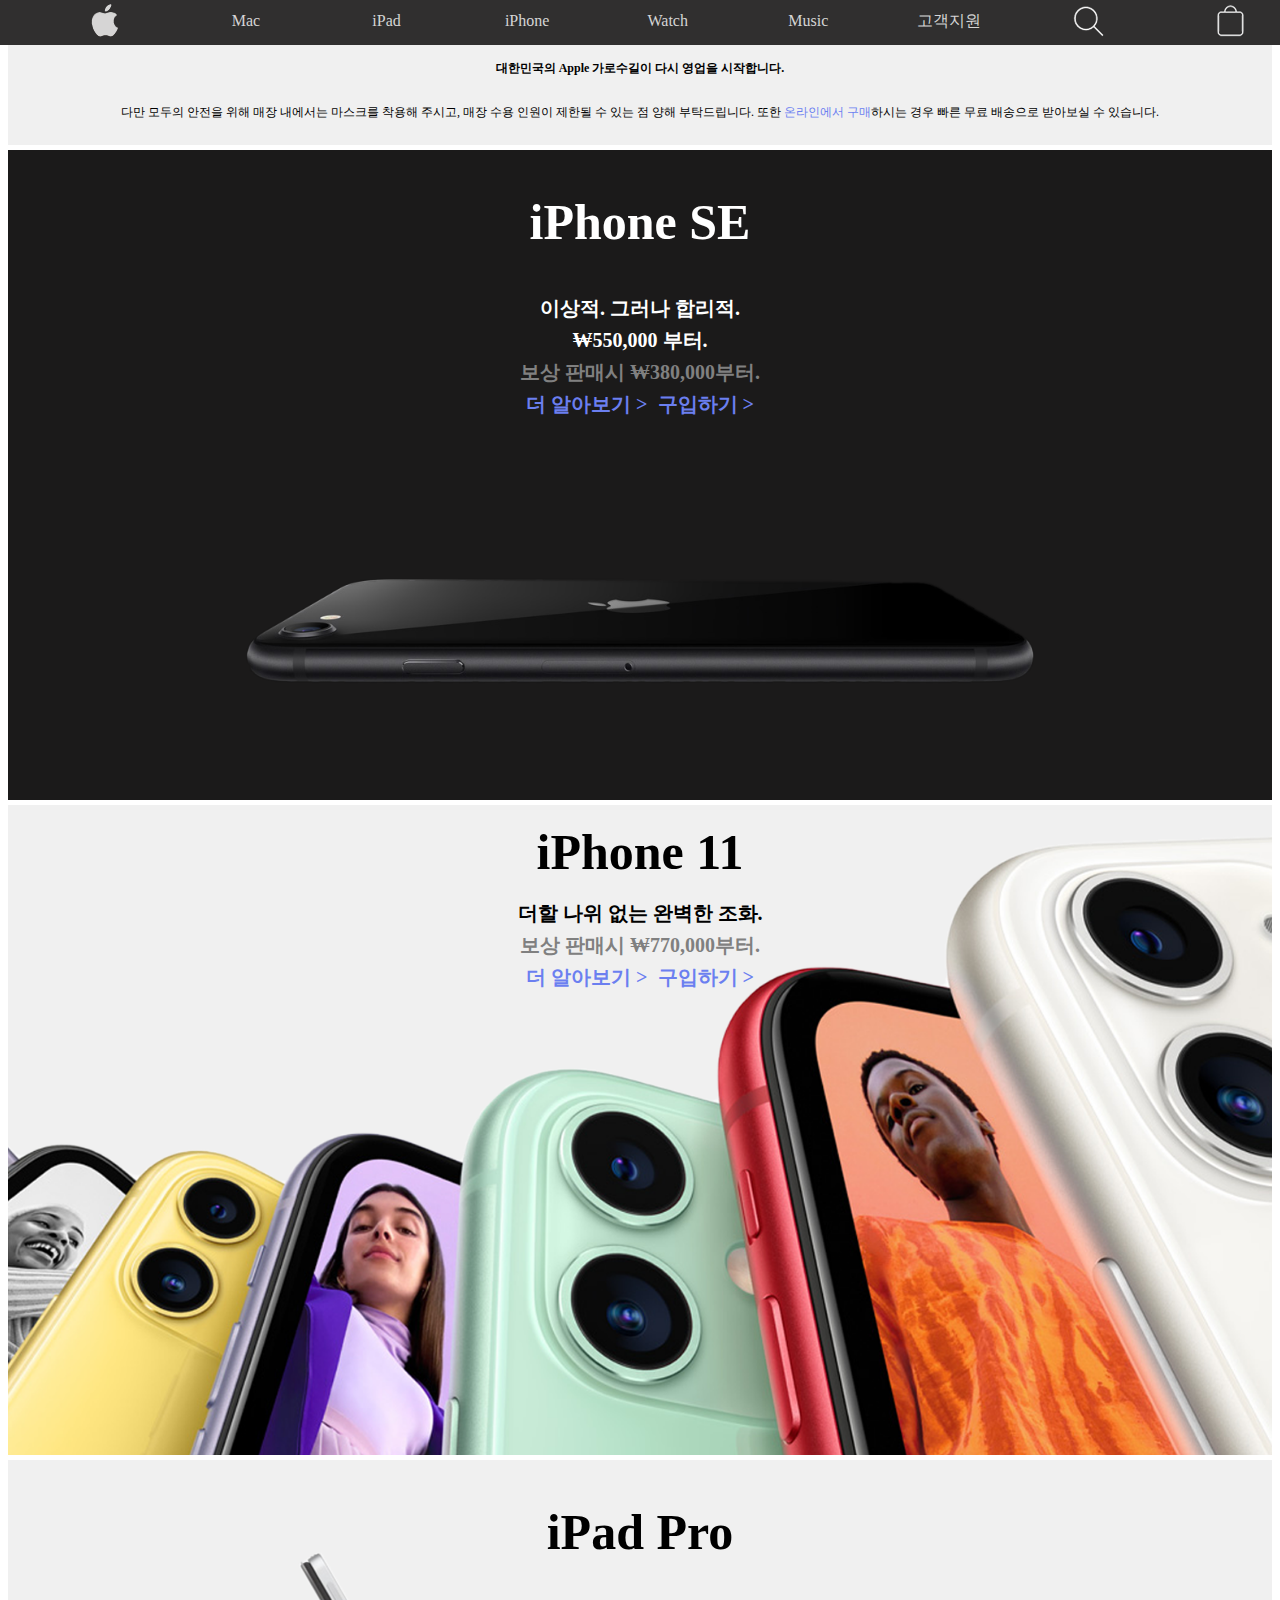
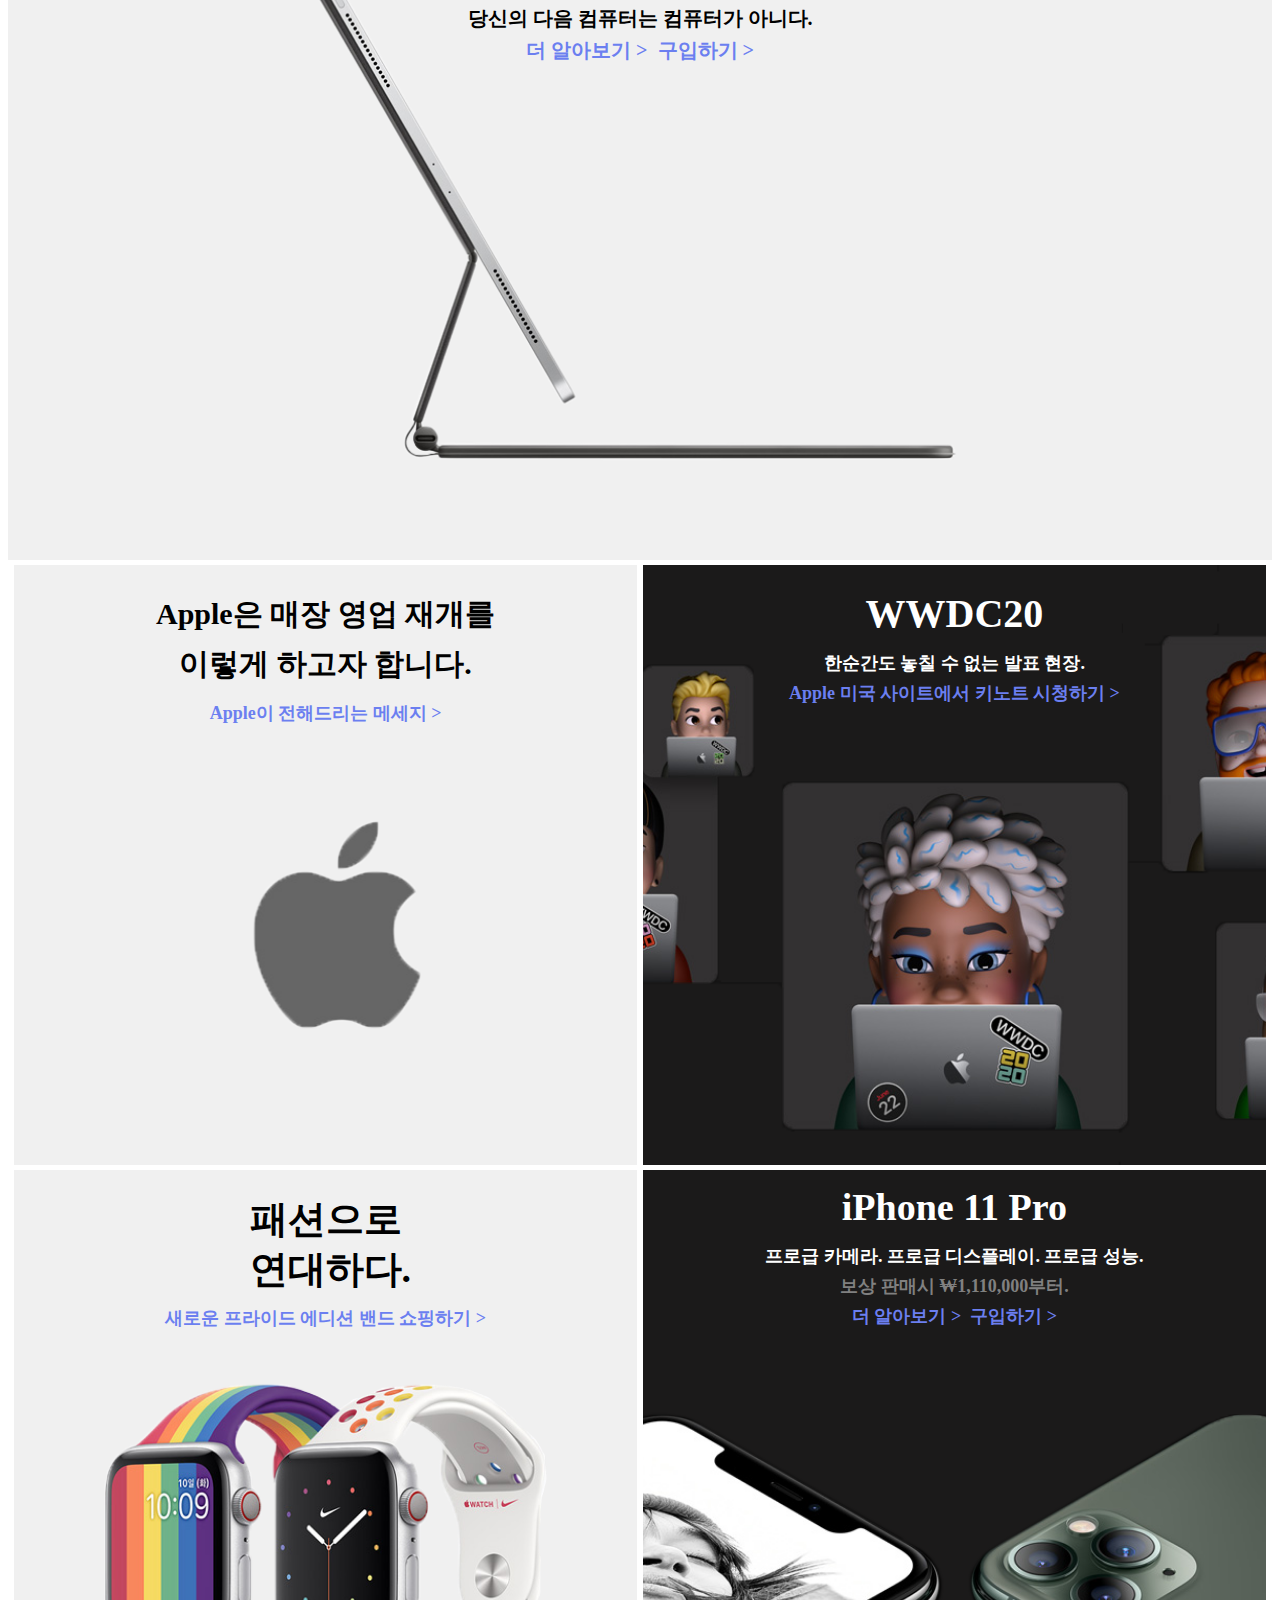
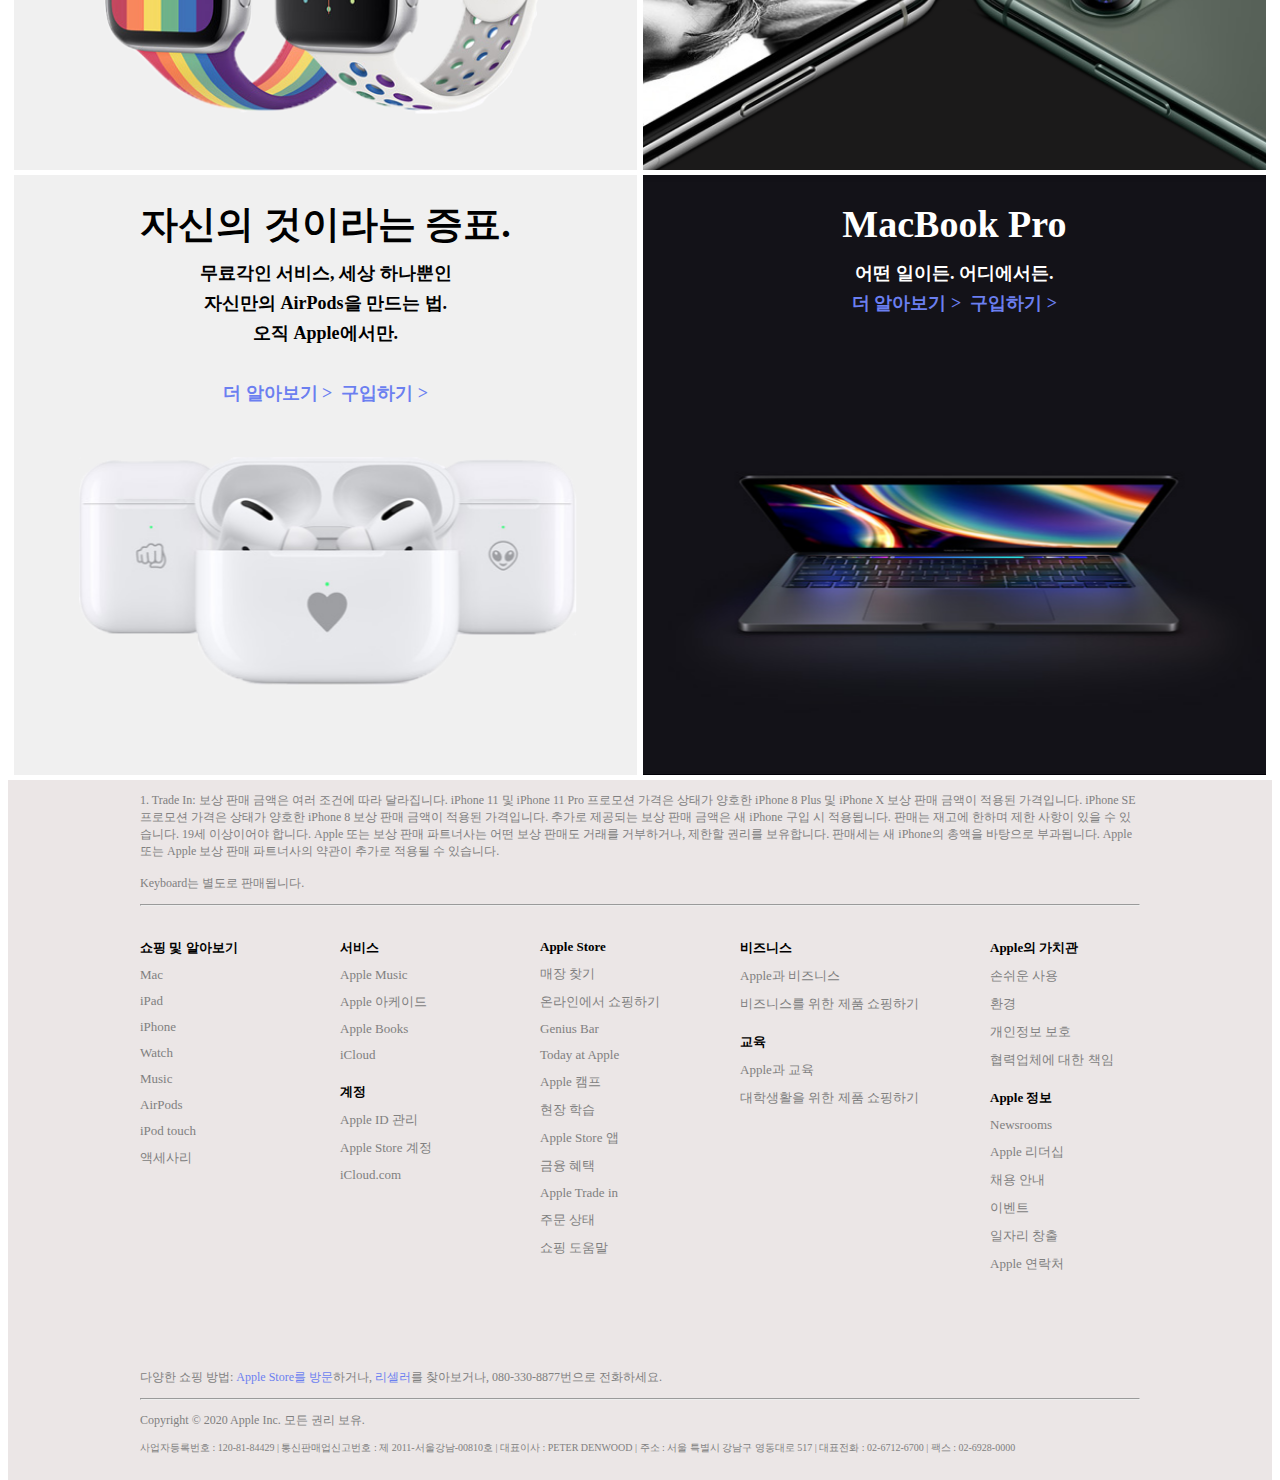
<file: p2/Apple-main/index.html>
<!DOCTYPE html>
<head>
    <title>Apple (Demo)</title>
</head>
<meta charset="UTF-8" />
<link rel="stylesheet" href="index.css">
<body>
    <nav id="main-menu">
        <ul id="main-menu-mobile">
            <li style="text-align: left; margin-left: -5%;">
                <details>
                    <summary>&nbsp;&nbsp;<img src="images/menu-icon1.png"></summary>
                    <div style="width: 1000px; height: 300px; background-color:#252424; margin-top: -22px;">
                    <div style="margin-left: 30px;">
                        <a href="#">Mac</a><br>
                        <a href="#">iPad</a><br>
                        <a href="#">iPhone</a><br>
                        <a href="#">Watch</a><br>
                        <a href="#">Music</a><br>
                        <a href="#">고객지원</a><br>
                    <div>
                    </div>
                </details>
            </li>
            <li><a href="#"><img src="images/menu-icon2.png"></a></li>
            <li style="text-align: right; margin-left: 3%;"><a href="#"><img src="images/menu-icon3.png"></a></li>
        </ul>
        <ul id="main-menu-desktop">
            <li><a href="#"><img src="images/menu-icon2.png"></a></li>
            <li><a href="#">Mac</a></li>
            <li><a href="#">iPad</a></li>
            <li><a href="#">iPhone</a></li>
            <li><a href="#">Watch</a></li>
            <li><a href="#">Music</a></li>
            <li><a href="#">고객지원</a></li>
            <li><a href="#"><img style="margin-top: 2px;" src="images/menu-icon4.png"></a></li>
            <li><a href="#"><img src="images/menu-icon3.png"></a></li>
        </ul>
    </nav>
    <section class="homepage-notice">
        <br><b>대한민국의 Apple 가로수길이 다시 영업을 시작합니다.</b><br>
        <br><p>다만 모두의 안전을 위해 매장 내에서는 마스크를 착용해 주시고, 매장 수용 인원이 제한될 수 있는 점 양해 부탁드립니다.
        또한 <a href="#">온라인에서 구매</a>하시는 경우 빠른 무료 배송으로 받아보실 수 있습니다.</p>
    </section>
    <section>
        <div class="iphone-se">
            <br><b>iPhone SE</b>
            <p>이상적. 그러나 합리적.</p>
            <p>&#8361;550,000 부터.</p>
            <p style="color: gray;">보상 판매시 &#8361;380,000부터.</p>
            <p><a href="#">더 알아보기 ></a>&nbsp;&nbsp;<a href="#">구입하기 ></a></p>       
        </div>
        <div class="iphone-11">
            <br><b>iPhone 11</b>
            <p>더할 나위 없는 완벽한 조화.</p>
            <p style="color: gray;">보상 판매시 &#8361;770,000부터.</p>
            <p><a href="#">더 알아보기 ></a>&nbsp;&nbsp;<a href="#" style="z-index: 1;">구입하기 ></a></p>
            <div style="width: 100%; text-align:center;  overflow: hidden; display: flex;">
       
            </div>
        </div>
        <div class="ipad-pro">
            <br><b>iPad Pro</b>
            <p>당신의 다음 컴퓨터는 컴퓨터가 아니다.</p>
            <p><a href="#">더 알아보기 ></a>&nbsp;&nbsp;<a href="#">구입하기 ></a></p>
          </div>
    </section>
    <section>
        <div class="store">
            <br><br><b>Apple은 매장 영업 재개를<br>이렇게 하고자 합니다.</b>
            <p><a href="#">Apple이 전해드리는 메세지 ></a></p>
        </div>
        <div class="wwdc20">
            <br><br><b>WWDC20</b>
            <p>한순간도 놓칠 수 없는 발표 현장.</p>
            <p><a href="#">Apple 미국 사이트에서 키노트 시청하기 ></a></p>
        </div>
        <div class="fashion">
            <br><br><b>패션으로<br>&nbsp;연대하다.</b>
            <p><a href="#">새로운 프라이드 에디션 밴드 쇼핑하기 ></a></p>
        </div>
        <div class="iphone11-pro">
            <br><b>iPhone 11 Pro</b>
            <p>프로급 카메라. 프로급 디스플레이. 프로급 성능.</p>
            <p style="color: gray;">보상 판매시 &#8361;1,110,000부터.</p>
            <p><a href="#">더 알아보기 ></a>&nbsp;&nbsp;<a href="#" style="z-index: 1;">구입하기 ></a></p>
        </div>
        <div class="airpods">
            <br><br><b>자신의 것이라는 증표.</b>
            <p>무료각인 서비스, 세상 하나뿐인</p>
            <p>자신만의 AirPods을 만드는 법.</p>
            <p>오직 Apple에서만.</p><br>
            <p><a href="#">더 알아보기 ></a>&nbsp;&nbsp;<a href="#" style="z-index: 1;">구입하기 ></a></p>
        </div>
        <div class="macbook-pro">
            <br><br><b>MacBook Pro</b>
            <p>어떤 일이든. 어디에서든.</p>
            <p><a href="#">더 알아보기 ></a>&nbsp;&nbsp;<a href="#" style="z-index: 1;">구입하기 ></a></p>
        </div>
    </section>
    <footer>
        <div class="flex-box">
            <center>
            <div class="flex-box2">
                <p style="color: gray; font-size: 12px; text-align: left;">1. Trade In: 보상 판매 금액은 여러 조건에 따라 달라집니다. iPhone 11 및 iPhone 11 Pro 프로모션 가격은 상태가 양호한 iPhone 8 Plus 및 iPhone X 보상 판매 금액이 적용된 가격입니다. iPhone SE 프로모션 가격은 상태가 양호한 iPhone 8 보상 판매 금액이 적용된 가격입니다. 추가로 제공되는 보상 판매 금액은 새 iPhone 구입 시 적용됩니다. 판매는 재고에 한하며 제한 사항이 있을 수 있습니다. 19세 이상이어야 합니다. Apple 또는 보상 판매 파트너사는 어떤 보상 판매도 거래를 거부하거나, 제한할 권리를 보유합니다. 판매세는 새 iPhone의 총액을 바탕으로 부과됩니다. Apple 또는 Apple 보상 판매 파트너사의 약관이 추가로 적용될 수 있습니다.<br>
                <br>Keyboard는 별도로 판매됩니다.</p><hr>
                
                <div class="flex-box-d">
                    
                    <div class="flex-box-d2">
                        <ul><b>쇼핑 및 알아보기</b></ul>
                        <li><a href="#">Mac</a></li>
                        <li><a href="#">iPad</a></li>
                        <li><a href="#">iPhone</a></li>
                        <li><a href="#">Watch</a></li>
                        <li><a href="#">Music</a></li>
                        <li><a href="#">AirPods</a></li>
                        <li><a href="#">iPod touch</a></li>
                        <li><a href="#">액세사리</a></li>
                    </div>
                    <div class="flex-box-d2">
                        <ul><b>서비스</b></ul>
                        <li><a href="#">Apple Music</a></li>
                        <li><a href="#">Apple 아케이드</a></li>
                        <li><a href="#">Apple Books</a></li>
                        <li><a href="#">iCloud</a></li>
                        <ul><b>계정</b></ul>
                        <li><a href="#">Apple ID 관리</a></li>
                        <li><a href="#">Apple Store 계정</a></li>
                        <li><a href="#">iCloud.com</a></li>
                    </div>
                    <div class="flex-box-d2">
                        <ul><b>Apple Store</b></ul>
                        <li><a href="#">매장 찾기</a></li>
                        <li><a href="#">온라인에서 쇼핑하기</a></li>
                        <li><a href="#">Genius Bar</a></li>
                        <li><a href="#">Today at Apple</a></li>
                        <li><a href="#">Apple 캠프</a></li>
                        <li><a href="#">현장 학습</a></li>
                        <li><a href="#">Apple Store 앱</a></li>
                        <li><a href="#">금융 혜택</a></li>
                        <li><a href="#">Apple Trade in</a></li>
                        <li><a href="#">주문 상태</a></li>
                        <li><a href="#">쇼핑 도움말</a></li>
                    </div>
                    <div class="flex-box-d2" style="width: 25%;">
                        <ul><b>비즈니스</b></ul>
                        <li><a href="#">Apple과 비즈니스</a></li>
                        <li><a href="#">비즈니스를 위한 제품 쇼핑하기</a></li>
                        <ul><b>교육</b></ul>
                        <li><a href="#">Apple과 교육</a></li>
                        <li><a href="#">대학생활을 위한 제품 쇼핑하기</a></li>
                    </div>
                    <div class="flex-box-d2" style="width: 15%;">
                        <ul><b>Apple의 가치관</b></ul>
                        <li><a href="#">손쉬운 사용</a></li>
                        <li><a href="#">환경</a></li>
                        <li><a href="#">개인정보 보호</a></li>
                        <li><a href="#">협력업체에 대한 책임</a></li>
                        <ul><b>Apple 정보</b></ul>
                        <li><a href="#">Newsrooms</a></li>
                        <li><a href="#">Apple 리더십</a></li>
                        <li><a href="#">채용 안내</a></li>
                        <li><a href="#">이벤트</a></li>
                        <li><a href="#">일자리 창출</a></li>
                        <li><a href="#">Apple 연락처</a></li>
                    </div>
                    <br><p>다양한 쇼핑 방법: <a href="#">Apple Store를 방문</a>하거나, <a href="#">리셀러</a>를 찾아보거나, 080-330-8877번으로 전화하세요.</p>
                    <hr><p>Copyright © 2020 Apple Inc. 모든 권리 보유.</p>
                    <p style="font-size: 10px;">사업자등록번호 : 120-81-84429 | 통신판매업신고번호 : 제 2011-서울강남-00810호 | 대표이사 : PETER DENWOOD | 주소 : 서울 특별시 강남구 영동대로 517 | 대표전화 : 02-6712-6700 | 팩스 : 02-6928-0000</p>
                </div>
            </div>
            </center>
            
        </div>
    </footer>
</body>
</file>
<file: p2/Apple-main/index.css>
a:link {text-decoration: none; color: #d5d5d5;}
a:visited {text-decoration: none; color: #d5d5d5;}
a:active {text-decoration: none; color: #d5d5d5;}
a:hover {text-decoration: none; color: #ffffff;}



/* 데스크 탑 */
@media screen and (min-width:100px){
    #main-menu  {
        background-color: #302f2f;
        color: #d5d5d5;
        position: fixed;
        width: 102%;
        height: 60px;
        top: -15px;
        left: -5px;  
        z-index: 100;        
    }
    #main-menu-mobile li {
        width: 33%;
        height: 50px;
        text-align:center;
        float:left;
        list-style: none;
        line-height: 50px;
        margin-top: -150px;
    }
    #main-menu-desktop li {
        width: 11.111%;
        text-align:center;
        float:left;
        list-style: none;
        line-height: 50px;
        margin-top: -5px;
    }
    #menu:active {
        background-color: green;
    }
/* desktop section 부분 */
    .homepage-notice {
        width: 100%;
        height: 100px;
        background-color: rgb(240,240,240);
        font-size: 12px;
        text-align: center;
        margin-top: 45px;
    }
        .homepage-notice a {
            text-decoration: none; color: rgb(107, 127, 240);
        }
        .homepage-notice a:hover {
            text-decoration: underline; color: rgb(107, 127, 240);
        }

/* section1 */
    
    .iphone-se {
        width: 100%;
        height: 650px;
        background-color:rgb(27, 26, 26);
        margin-top: 5px;
        color: white;
        text-align: center;
        line-height: 12px;
        font-size: 20px;
        font-weight: bold;
        overflow: hidden;
        background-image: url(images/iphone-se.PNG);
        background-repeat: no-repeat;
        background-size: 800px auto;
        background-position: 50% 80%;
    }
        .iphone-se b {
            line-height: 120px;
            font-size: 50px;
        }
        .iphone-se a {
            text-decoration: none; color: rgb(107, 127, 240);
        }
        .iphone-se a:hover {
            text-decoration: underline; color: rgb(107, 127, 240);
        }
        .iphone-se-img {
            width:1px;
            height: 1px;
            display: none;
        }
    .iphone-11 {
        width: 100%;
        height: 650px;
        background-color: rgb(240,240,240);
        overflow: hidden;
        background-image: url(images/iphone-11.PNG);
        background-repeat: no-repeat;
        background-size: cover;
        background-position: center;
        margin-top: 5px;
        text-align: center;
        line-height: 12px;
        font-size: 20px;
        font-weight: bold;
        

    }
        .iphone-11 b {
            line-height: 70px;
            font-size: 50px;
        }
        .iphone-11 a {
            text-decoration: none; color: rgb(107, 127, 240);
        }
        .iphone-11 a:hover {
            text-decoration: underline; color: rgb(107, 127, 240);
        }
        .iphone-11-img {
            margin-top:  -500px;
            width: 1px;
            height: 1px;
            opacity: 0;
        }
    .ipad-pro {
        width: 100%;
        height: 700px;
        background-color: rgb(240,240,240);
        margin-top: 5px;
        overflow: hidden;
        background-image: url(images/ipad-pro.PNG);
        background-repeat: no-repeat;
        background-size: 750px auto;
        background-position: center;
        margin-top: 5px;
        text-align: center;
        line-height: 12px;
        font-size: 20px;
        font-weight: bold;
    }
        .ipad-pro b {
            line-height: 120px;
            font-size: 50px;
        }
        .ipad-pro a {
            text-decoration: none; color: rgb(107, 127, 240);
        }
        .ipad-pro a:hover {
            text-decoration: underline; color: rgb(107, 127, 240);
        }
        .ipad-pro-img {
            margin-top:  -500px;
            width: 1px;
            height: 1px;
            opacity: 0;
        }
/* section2 */
    .store {
        width: 49.25%;
        height: 600px;
        background-color: rgb(240,240,240);
        margin-top: 5px;
        margin-left: 0.5%;
        float:left;
        overflow: hidden;
        background-image: url(images/store.PNG);
        background-repeat: no-repeat;
        background-size: cover;
        background-position: center;
        margin-top: 5px;
        text-align: center;
        line-height: 12px;
        font-size: 18px;
        font-weight: bold;
    }
        .store b {
            line-height: 50px;
            font-size: 30px;
        }
        .store a {
            text-decoration: none; color: rgb(107, 127, 240);
        }
        .store a:hover {
            text-decoration: underline; color: rgb(107, 127, 240);
        }
    .wwdc20 {
        width: 49.25%;
        height: 600px;
        background-color: rgb(27, 26, 26);
        margin-top: 5px;
        margin-left: 0.5%;
        float:left;
        color: white;
        overflow: hidden;
        background-image: url(images/wwdc.PNG);
        background-repeat: no-repeat;
        background-size: cover;
        background-position: center;
        margin-top: 5px;
        text-align: center;
        line-height: 12px;
        font-size: 18px;
        font-weight: bold;
    }
        .wwdc20 b {
            line-height: 50px;
            font-size: 40px;
        }
        .wwdc20 a {
            text-decoration: none; color: rgb(107, 127, 240);
        }
        .wwdc20 a:hover {
            text-decoration: underline; color: rgb(107, 127, 240);
        }
    .fashion {
        width: 49.25%;
        height: 600px;
        background-color: rgb(240,240,240);
        margin-top: 5px;
        margin-left: 0.5%;
        float:left;
        overflow: hidden;
        background-image: url(images/fashion.PNG);
        background-repeat: no-repeat;
        background-size: cover;
        background-position: center;
        margin-top: 5px;
        text-align: center;
        line-height: 12px;
        font-size: 18px;
        font-weight: bold;
    }
        .fashion b {
            line-height: 50px;
            font-size: 38px;
        }
        .fashion a {
            text-decoration: none; color: rgb(107, 127, 240);
        }
        .fashion a:hover {
            text-decoration: underline; color: rgb(107, 127, 240);
        }
    .iphone11-pro {
        width: 49.25%;
        height: 600px;
        background-color: rgb(27, 26, 26);
        margin-top: 5px;
        margin-left: 0.5%;
        float:left;
        color: white;
        overflow: hidden;
        background-image: url(images/iphone-11-pro.PNG);
        background-repeat: no-repeat;
        background-size: cover;
        background-position: center;
        margin-top: 5px;
        text-align: center;
        line-height: 12px;
        font-size: 18px;
        font-weight: bold;
    }
        .iphone11-pro b {
            line-height: 50px;
            font-size: 38px;
        }
        .iphone11-pro a {
            text-decoration: none; color: rgb(107, 127, 240);
        }
        .iphone11-pro a:hover {
            text-decoration: underline; color: rgb(107, 127, 240);
        }
    .airpods {
        width: 49.25%;
        height: 600px;
        background-color: rgb(240,240,240);
        margin-top: 5px;
        margin-left: 0.5%;
        float:left;
        overflow: hidden;
        background-image: url(images/airpods.PNG);
        background-repeat: no-repeat;
        background-size: cover;
        background-position: center;
        margin-top: 5px;
        text-align: center;
        line-height: 12px;
        font-size: 18px;
        font-weight: bold;
    }
        .airpods b {
            line-height: 50px;
            font-size: 38px;
        }
        .airpods a {
            text-decoration: none; color: rgb(107, 127, 240);
        }
        .airpods a:hover {
            text-decoration: underline; color: rgb(107, 127, 240);
        }
    .macbook-pro {
        width: 49.25%;
        height: 600px;
        background-color: rgb(27, 26, 26);
        margin-top: 5px;
        margin-left: 0.5%;
        float:left;
        overflow: hidden;
        background-image: url(images/macbook-pro.PNG);
        background-repeat: no-repeat;
        background-size: cover;
        background-position: center;
        margin-top: 5px;
        text-align: center;
        line-height: 12px;
        font-size: 18px;
        font-weight: bold;
        color: white;
    }
        .macbook-pro b {
            line-height: 50px;
            font-size: 38px;
        }
        .macbook-pro a {
            text-decoration: none; color: rgb(107, 127, 240);
        }
        .macbook-pro a:hover {
            text-decoration: underline; color: rgb(107, 127, 240);
        }
/* footer  부분 */
    .flex-box  {
        width: 100%; 
        height: 700px; 
        background-color: rgb(235, 230, 230);
        margin-top: 5px;
        float:left;
    }
    .flex-box2  {
        max-width: 1000px; 
        height: auto;
        float:clear;
    }
    .flex-box-d {
        width: 100%;
        height: 550px;
    }
    .flex-box-d p {
        text-align: left;
        color: gray;
        font-size: 12px;
    }
    .flex-box-d p a {
        text-decoration: none; color: rgb(107, 127, 240);
    }
    .flex-box-d p a:hover {
        text-decoration: underline; color: rgb(107, 127, 240);
    }
    .flex-box-d2 {
        width: 20%;
        height: 450px;
        margin-top: 5px;
        float: left;
        list-style: none;
        text-align: left; 
        font-size: 13px;
    }
    .flex-box-d2 ul {
        margin: 0;
        padding: 0;
        margin-top: 20px;
        
    }
    .flex-box-d2 li {
        margin-top: 10px;
    }
    .flex-box-d2 li a {
        text-decoration: none; color: gray;
    }
    .flex-box-d2 li a:hover {
        text-decoration:underline; color: gray;
    }
    details {
        opacity: 0;
        width: 1px;
        height: 1px;
    }
}
/* 모바일 (#main-menu-mobile 조정은 데스크탑 구간에서) */
@media screen and (max-width:800px) and (min-width:100px) {
    #main-menu-mobile li {
        margin-top: -5px;
    }
    #main-menu-desktop li {
        margin-top: -50%;      
    }
/* mobile section 부분 */
    .homepage-notice { 
        height: 120px;
    }
    details {
        width: 100px;
        height: 50px;;
        margin-left: -12px;
        opacity: 1;
    }
    details > summary::-webkit-details-marker {
        display: none
    }
    summary:hover {
        cursor: pointer;
    }
    summary {
        outline: none;
    }
/* section1 */
    .iphone-se {
        height: 650px;
        margin-top: 5px;
        line-height: 12px;
        font-size: 15px;
        background-image: url(images/iphone-se2.PNG);
        background-repeat: no-repeat;
        background-size: 300px auto;
        background-position: 50% 80%;
    }
        .iphone-se b {
            line-height: 80px;
            font-size: 40px;
        }
       
    .iphone-11 {
        width: 100%;
        height: 650px;
        margin-top: 5px;
        line-height: 12px;
        font-size: 15px;
        overflow: hidden;
        background-image: url(images/iphone-11-2.PNG);
        background-repeat: no-repeat;
        background-size: 700px auto;
        background-position: 50% 100%;
    }
        .iphone-11 b {
            line-height: 80px;
            font-size: 40px;
        }
        
    .ipad-pro {
        height: 500px;
        margin-top: 5px;
        line-height: 12px;
        font-size: 15px;
        overflow: hidden;
        background-image: url(images/ipad-pro-2.PNG);
        background-repeat: no-repeat;
        background-size: 500px auto;
        background-position: 50% 100%;
    }
        .ipad-pro b {
            line-height: 80px;
            font-size: 40px;
        }
       
/* section2 */
    .store {
        width: 100%;
        height: 500px;
        margin-top: 5px;
        float:clear;
        
    }
    .wwdc20 {
        width: 100%;
        height: 500px;
        margin-top: 5px;
        float:clear;
        
    }
    .fashion {
        width: 100%;
        height: 500px;
        margin-top: 5px;
        float:clear;
       
    }
    .iphone11-pro {
        width: 100%;
        height: 500px;
        margin-top: 5px;
        float:clear;
    }
    .airpods {
        width: 100%;
        height: 500px;
        margin-top: 5px;
        float:clear;
    }
    .macbook-pro {
        width: 100%;
        height: 500px;
        margin-top: 5px;
        float:clear;
    }
/* footer  부분 */
    .flex-box  {
        width: 101%;
    }
    .flex-box2 {
        width: 100%;
        height: 550px;
        margin-left: 0;
    }
    .flex-box-d p {
        font-size: 15px;
    }
    .flex-box-d2 {
        height: 1px;
        margin-left: -300px;
        opacity: 0;
    }
}
</file>
